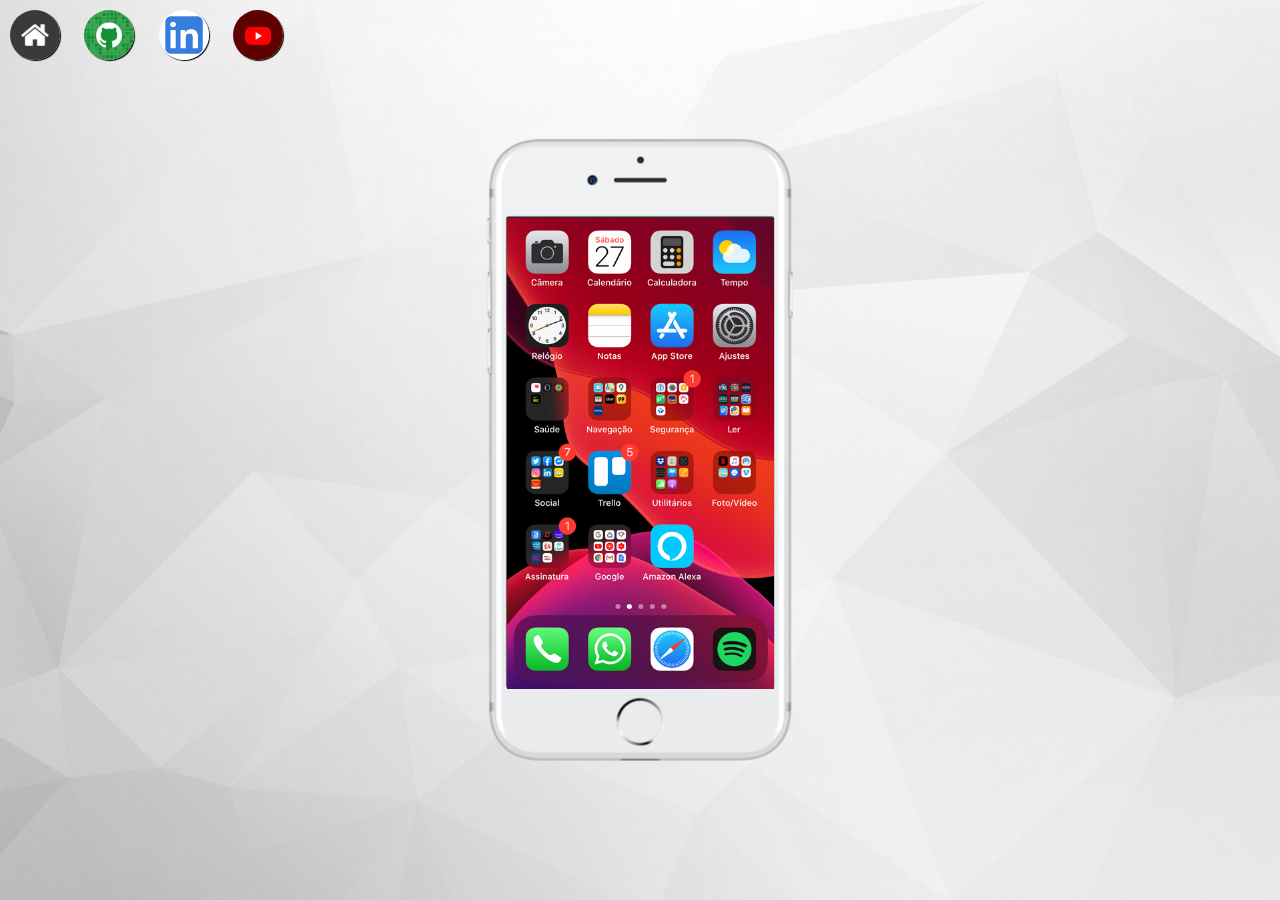
<file: index.html>
<!DOCTYPE html>
<html lang="pt-br">

<head>
    <meta charset="UTF-8">
    <meta name="viewport" content="width=device-width, initial-scale=1.0">
    <title>Redes sociais</title>
    <link rel="shortcut icon" href="imagens/favicon.ico" type="image/x-icon">
    <link rel="stylesheet" href="estilos/style.css">
</head>

<body>
    <main>
        <section id="telefone">
            <iframe id="home" name="tela" src="home.html" frameborder="0"></iframe>

        </section>
        <section id="rede-social">
            <a href="home.html" target="tela"> <img src="imagens/logo-home.jpg" alt=""></a> 
            <a href="github.html" target="tela"> <img src="imagens/logo-github.jpg" alt=""></a> 
            <a href="linkedin.html" target="tela"> <img src="imagens/logo-linkedin.jpg" alt=""></a> 
            <a href="youtube.html" target="tela"> <img src="imagens/logo-youtube.jpg" alt=""></a> 
        </section>

    </main>

</body> 

</html>
</file>
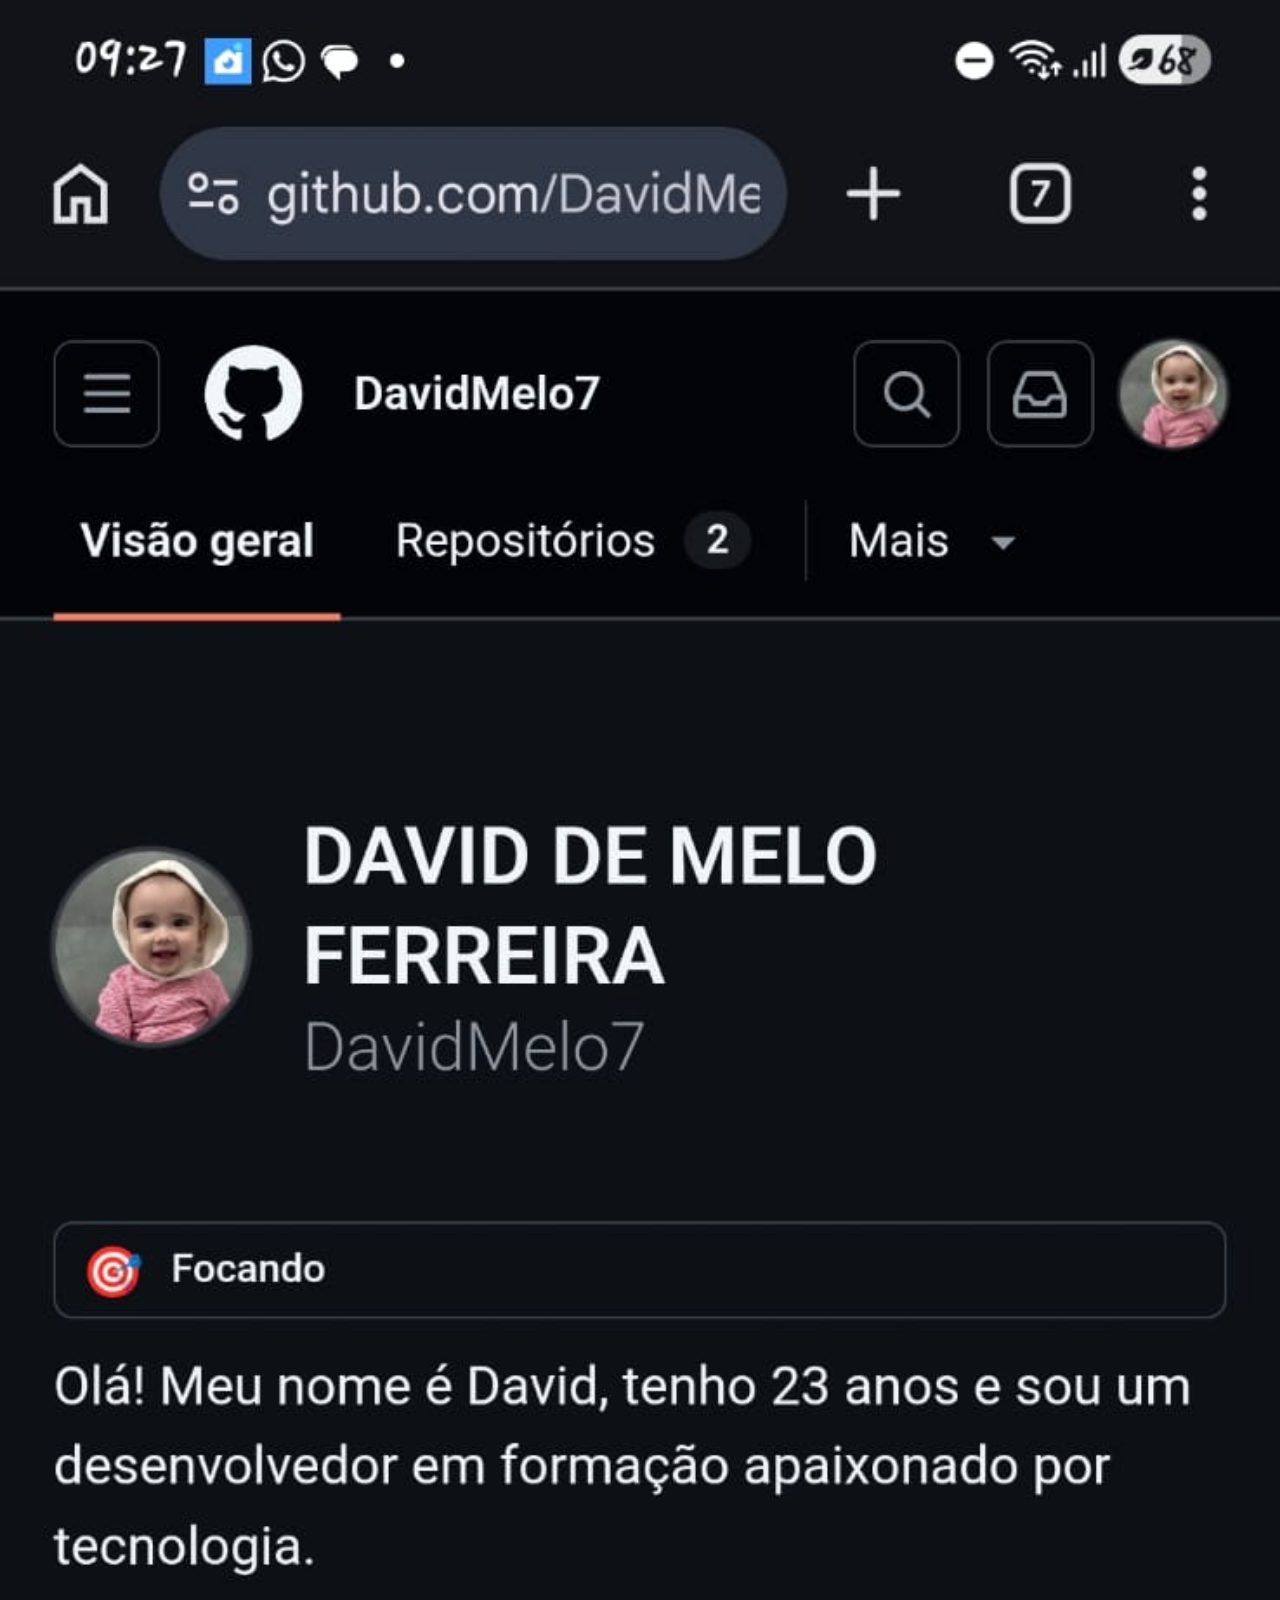
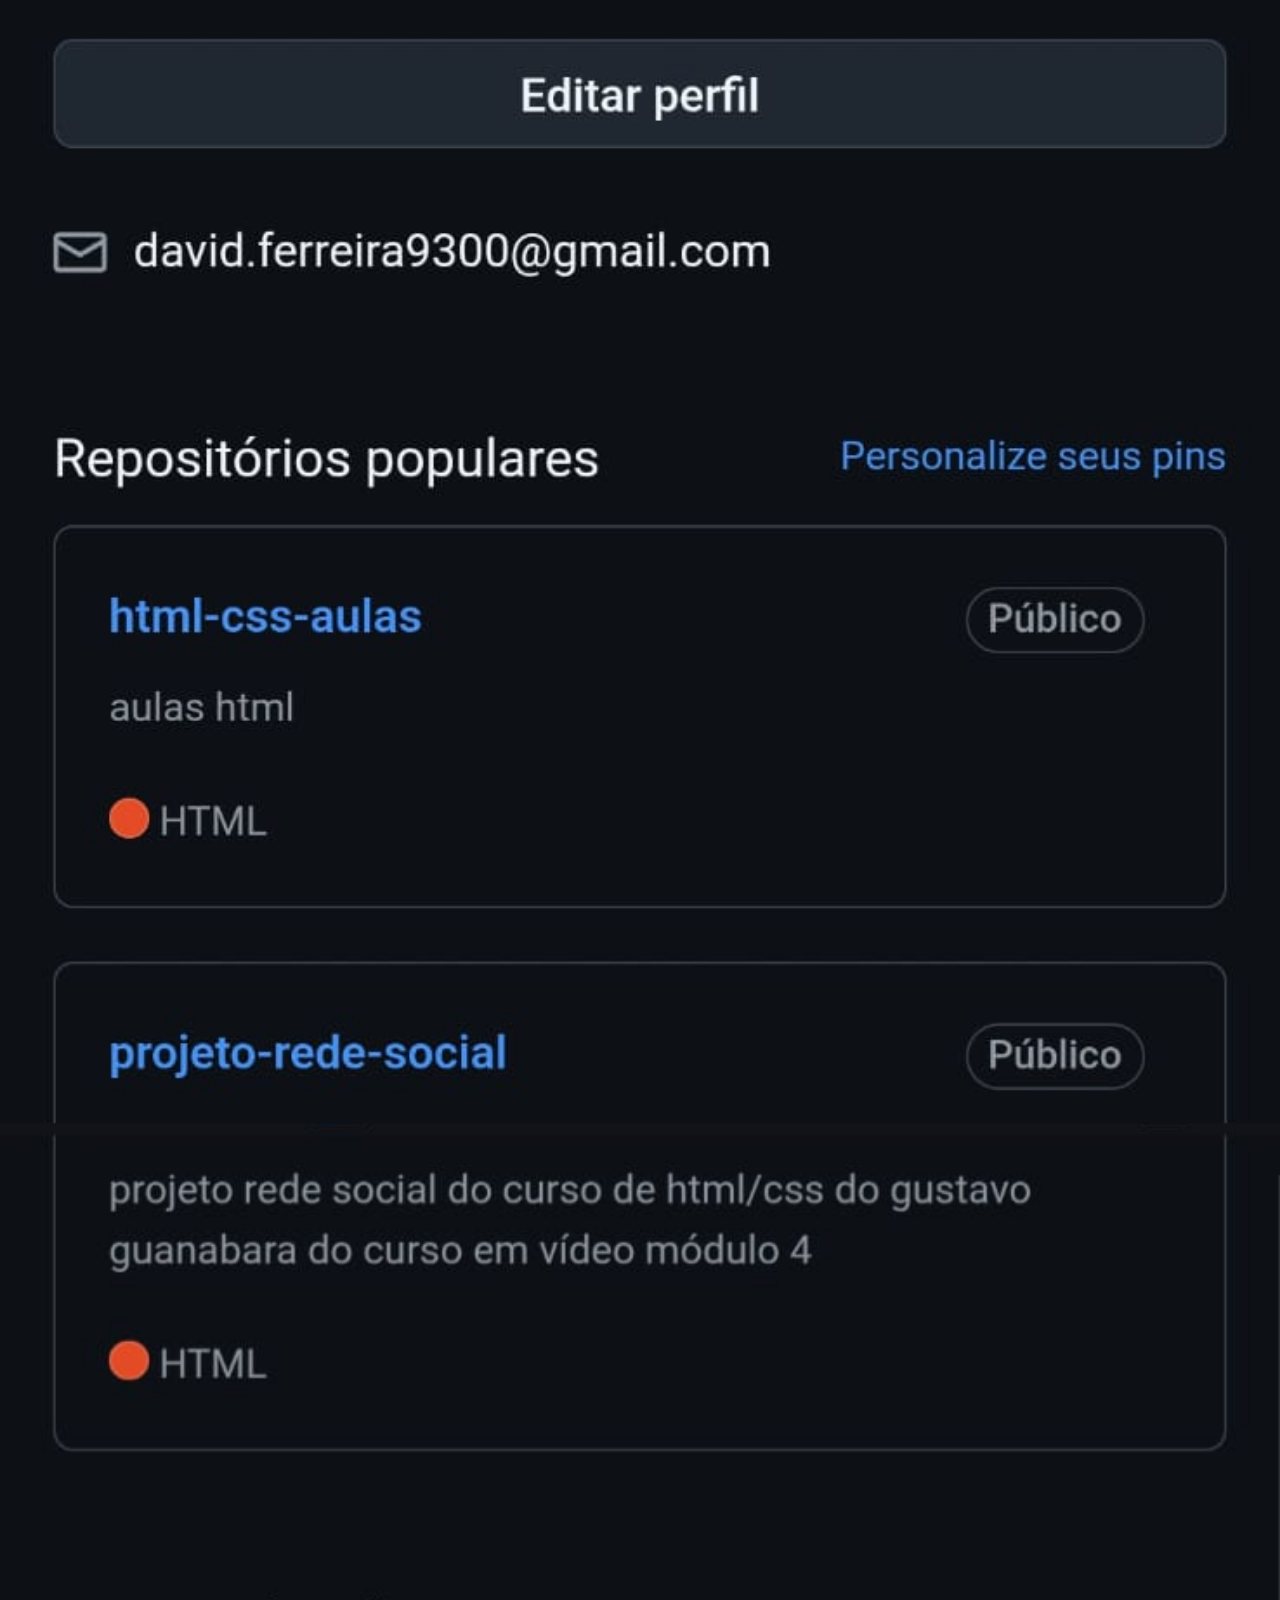
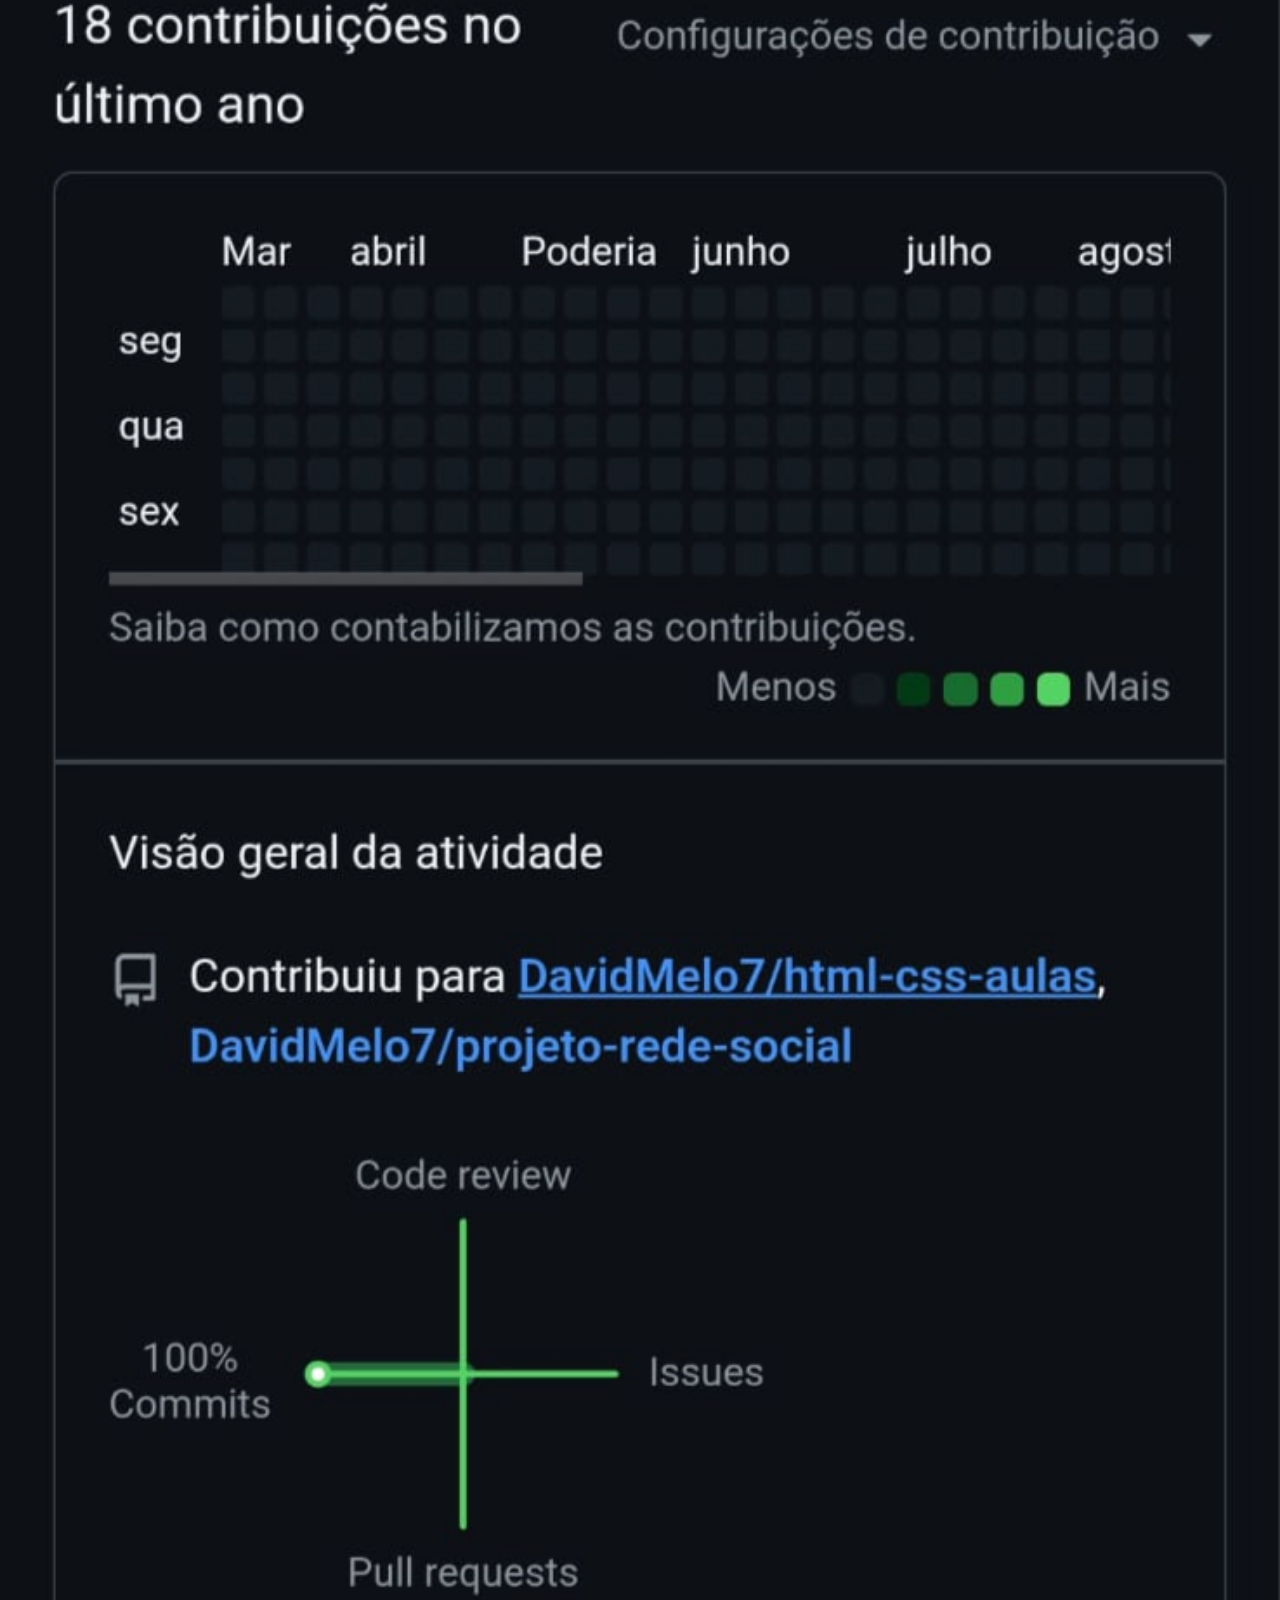
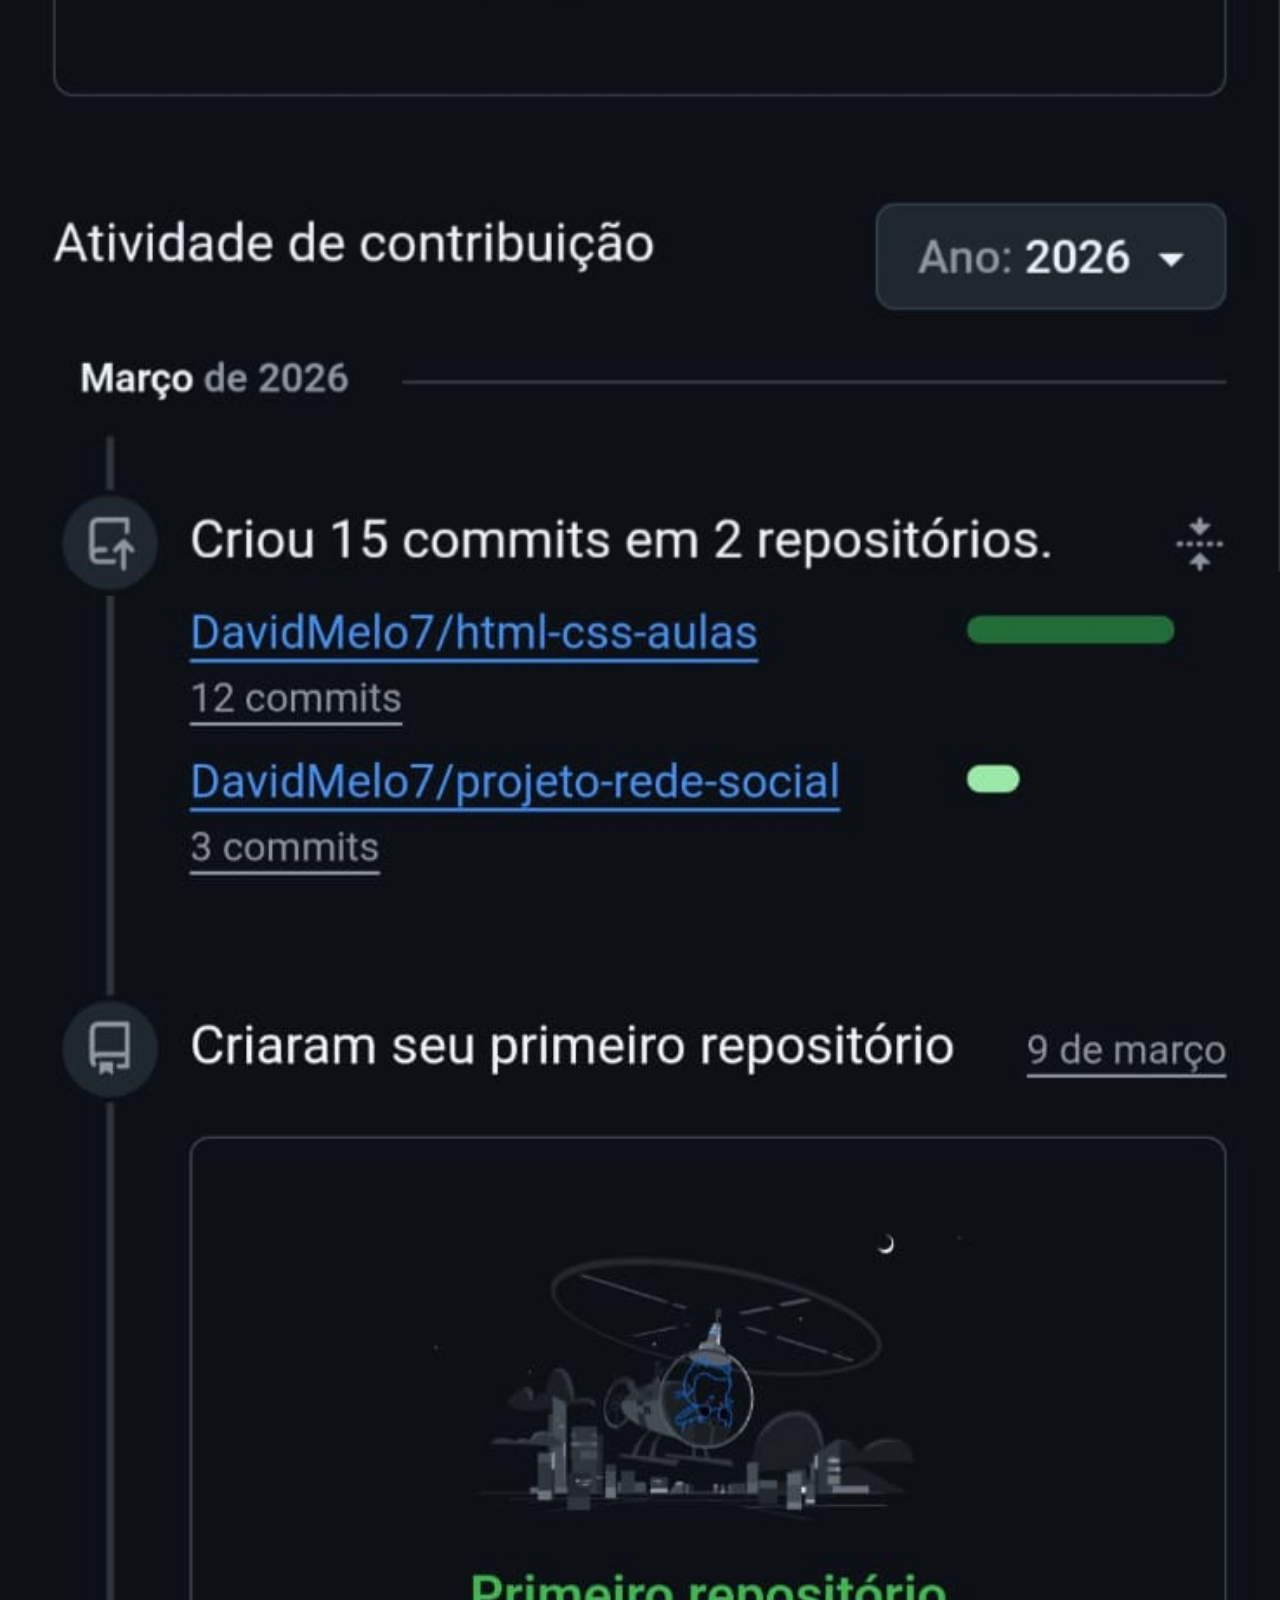
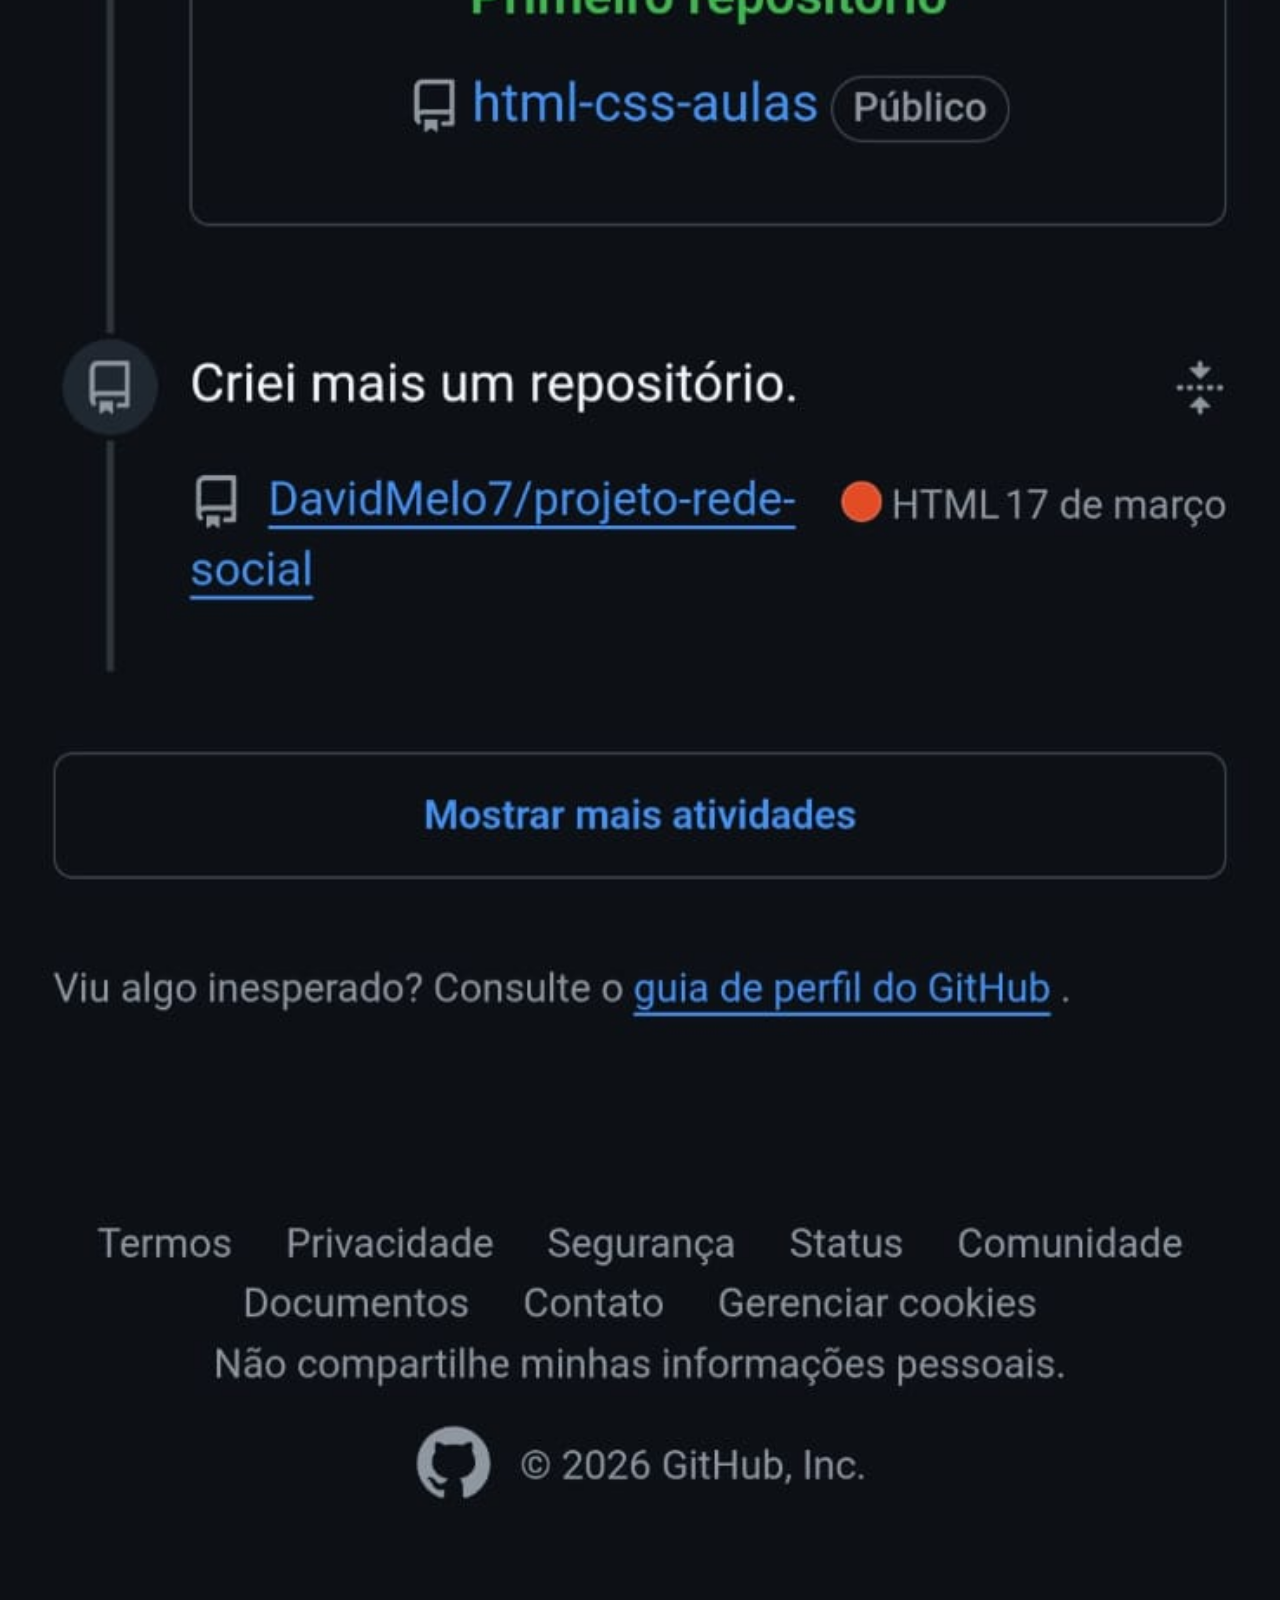
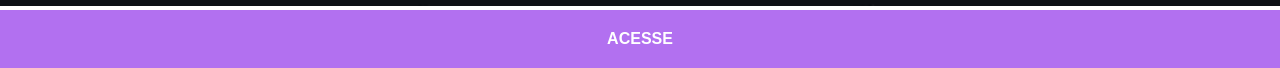
<file: github.html>
<!DOCTYPE html>
<html lang="pt-br">
<head>
    <meta charset="UTF-8">
    <meta name="viewport" content="width=device-width, initial-scale=1.0">
    <title>github</title>
    <link rel="stylesheet" href="estilos/style-tela.css">
</head>
<body>
    <img src="imagens/github-page.png" alt="git hub">
    <a href="https://github.com/DavidMelo7" target="_blank">ACESSE</a>
</body>
</html>
</file>
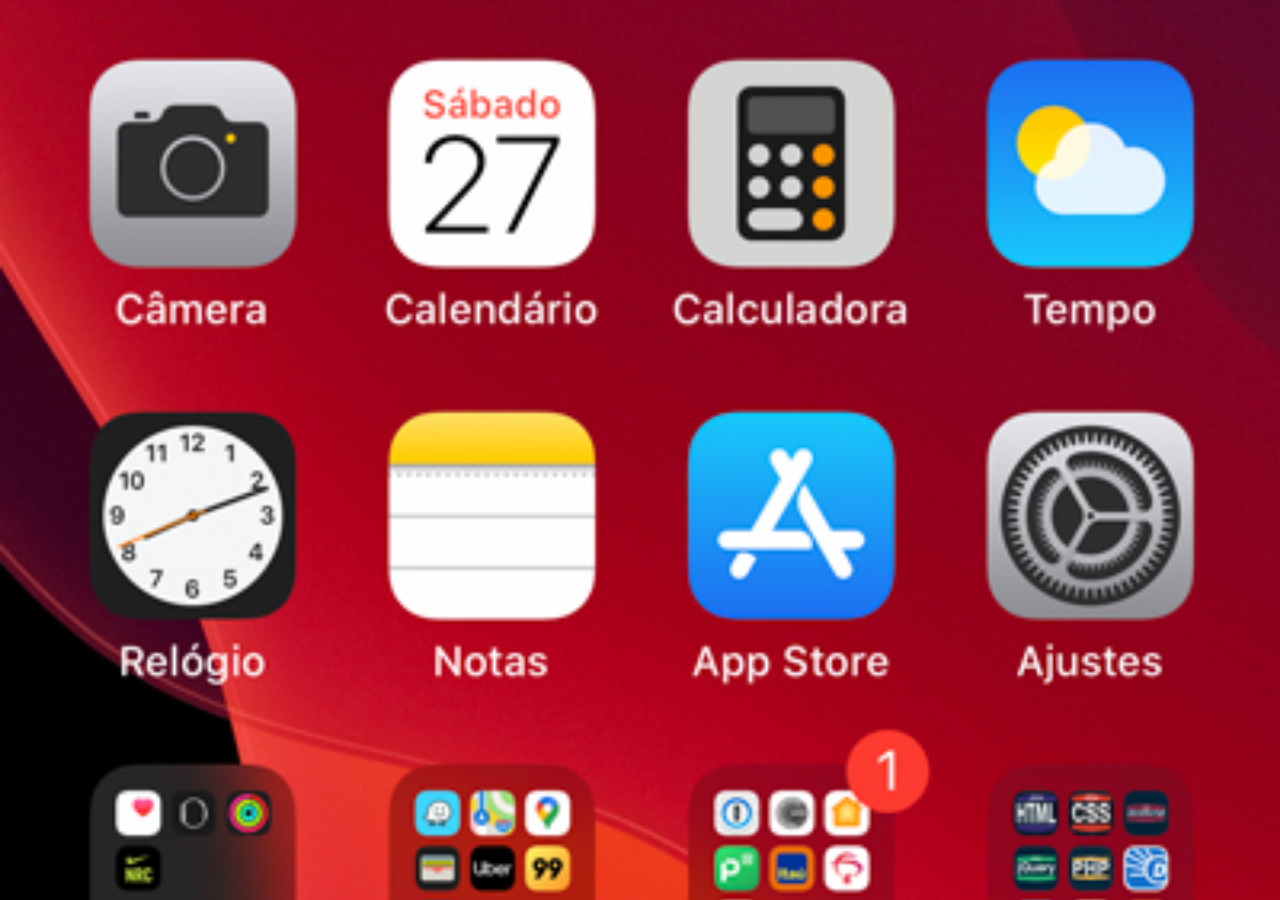
<file: home.html>
<!DOCTYPE html>
<html lang="en">

<head>
    <meta charset="UTF-8">
    <meta name="viewport" content="width=device-width, initial-scale=1.0">
    <title>Home</title>
    <style>
        * {
            margin: 0px;
            padding: 0px;
            font-family: Arial, Helvetica, sans-serif;
        }

        body {
            width: 100vw;
            height: 100vh;
            background: black url(imagens/tela-home.jpg) top center no-repeat;
            background-size: cover;
        }
    </style>
</head>

<body>

</body>

</html>
</file>
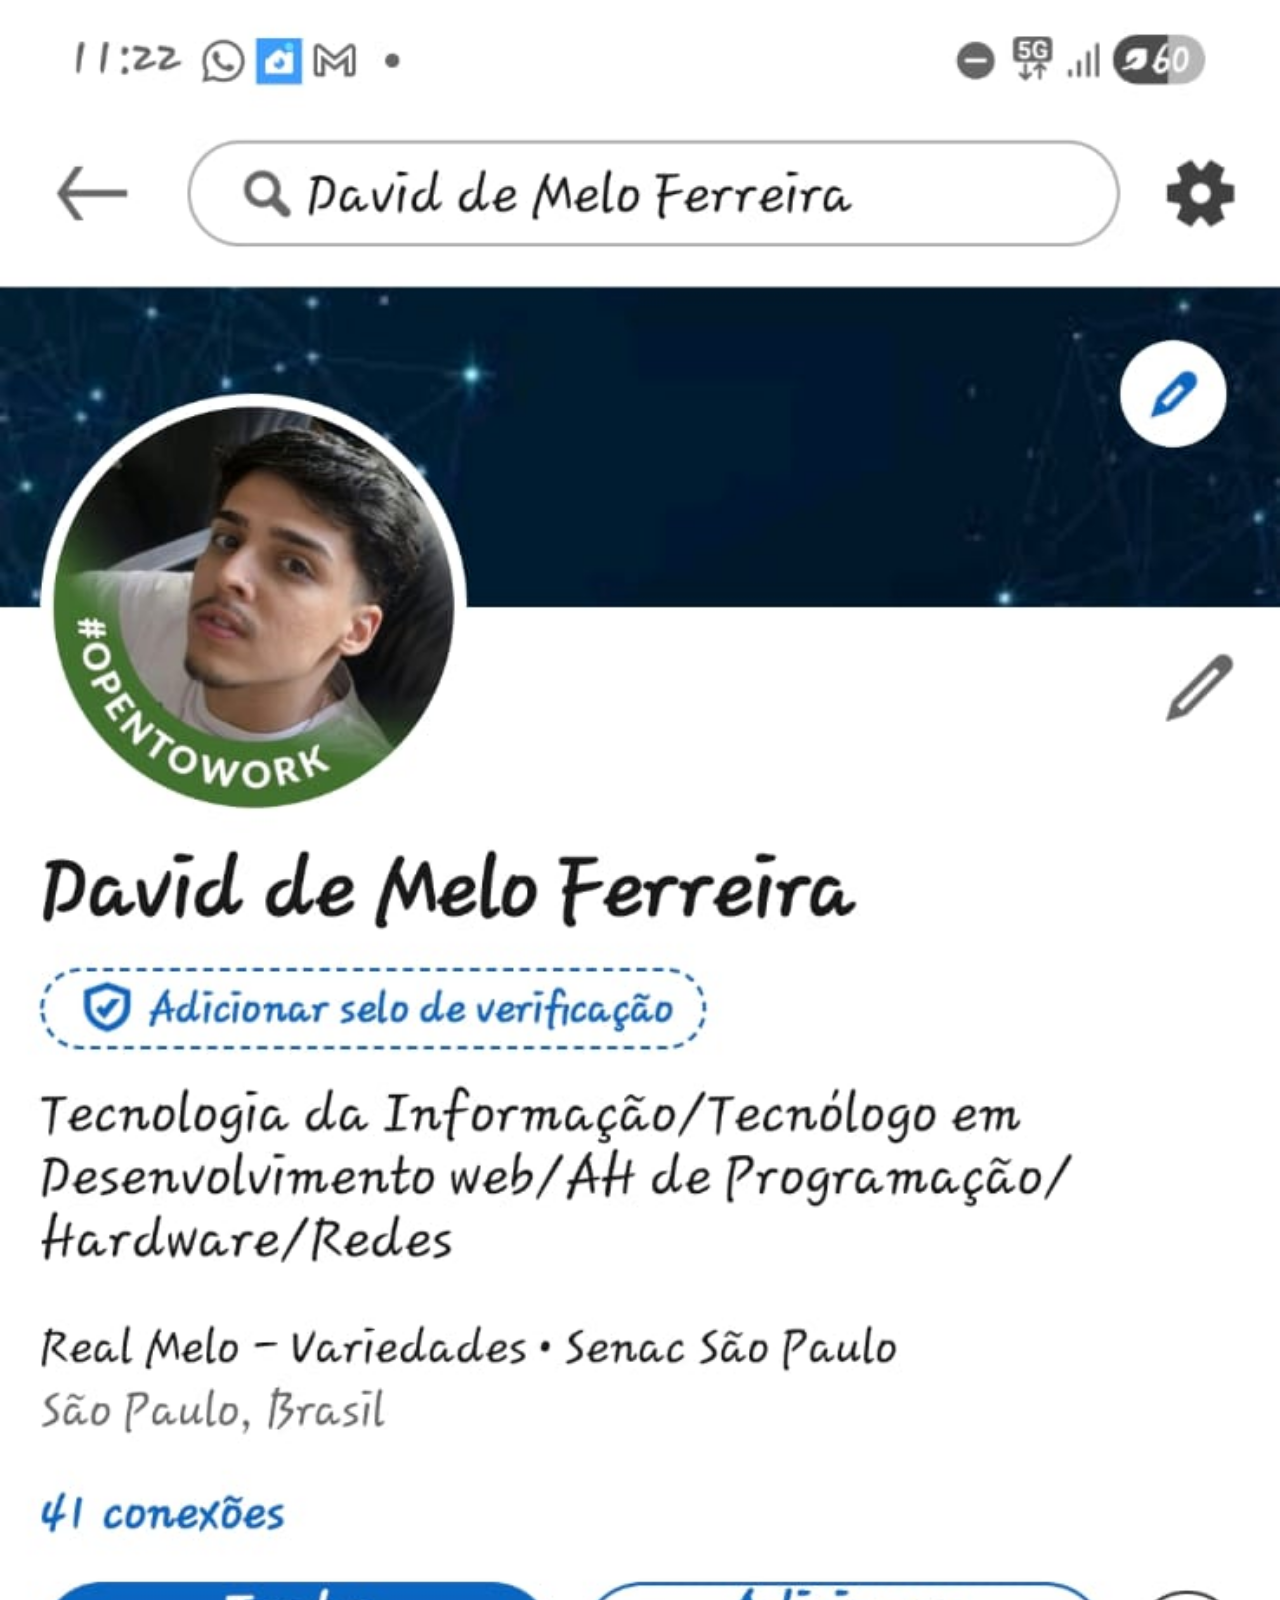
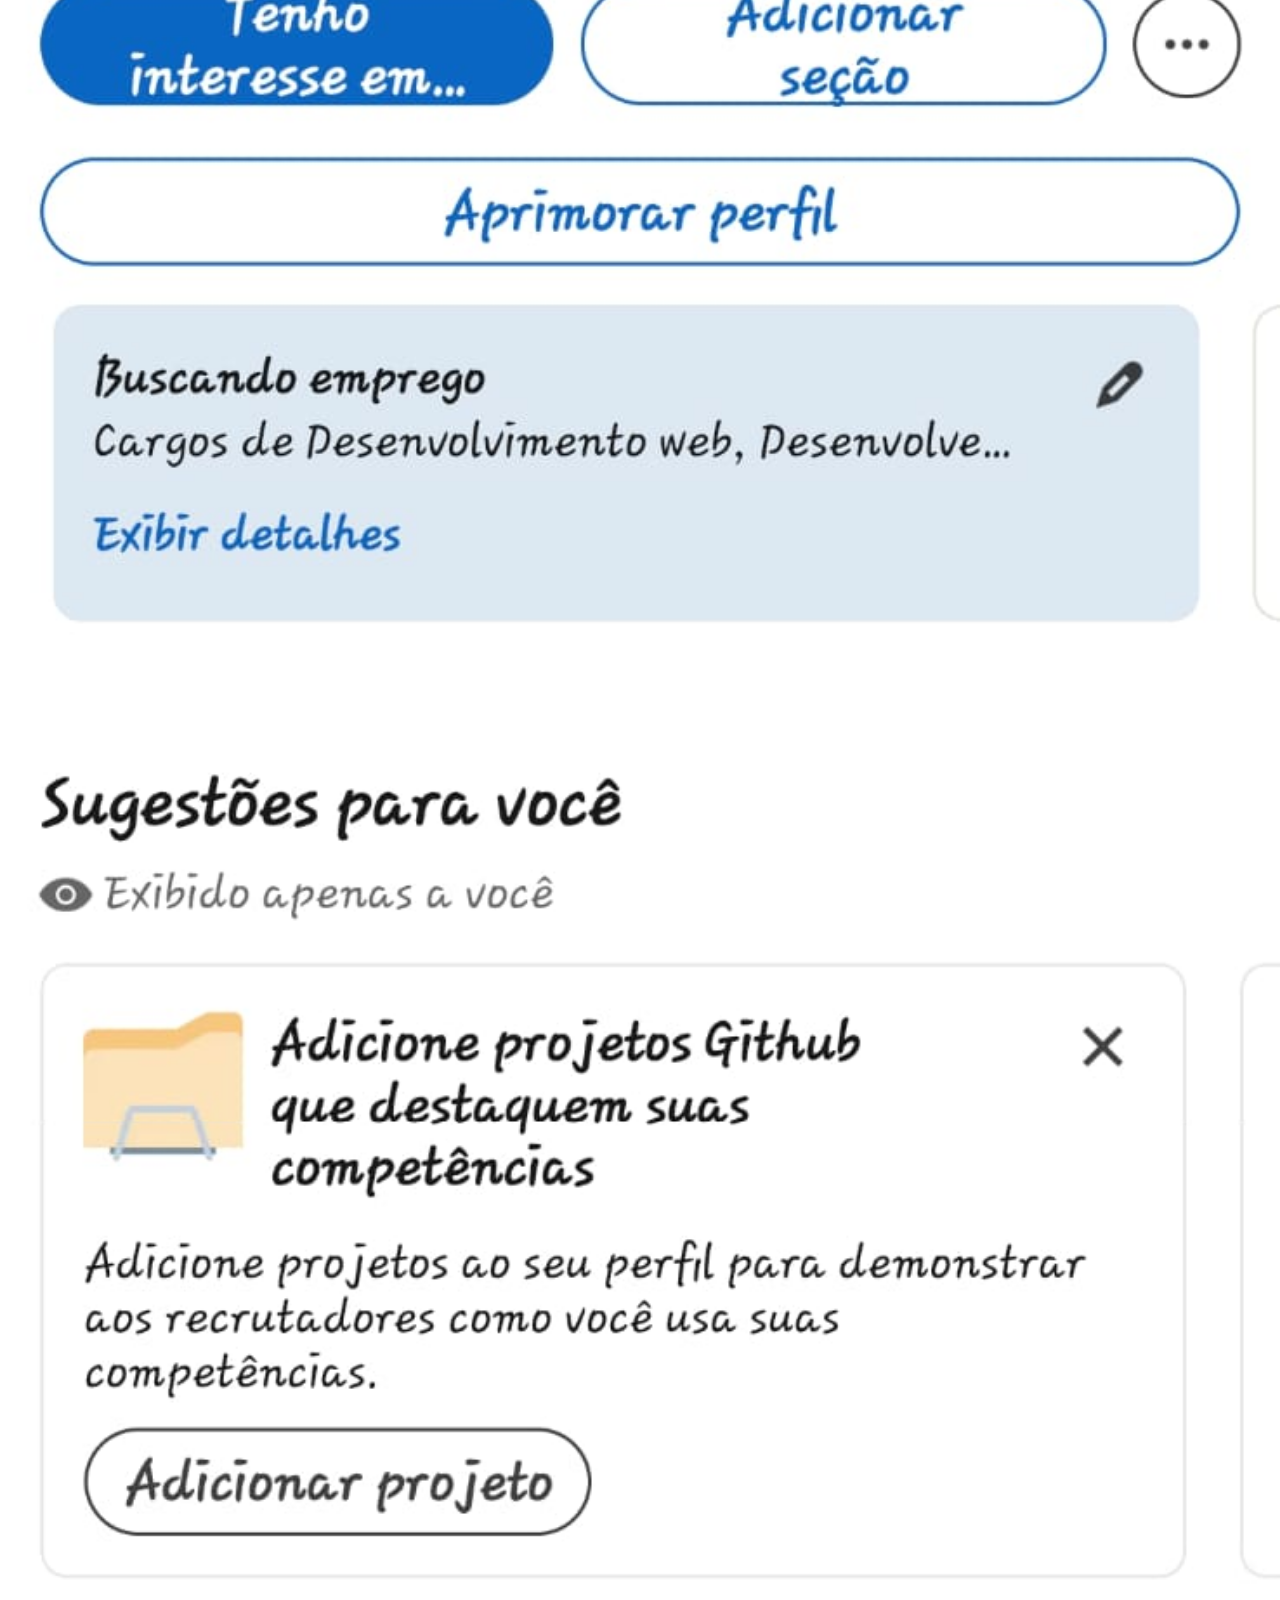
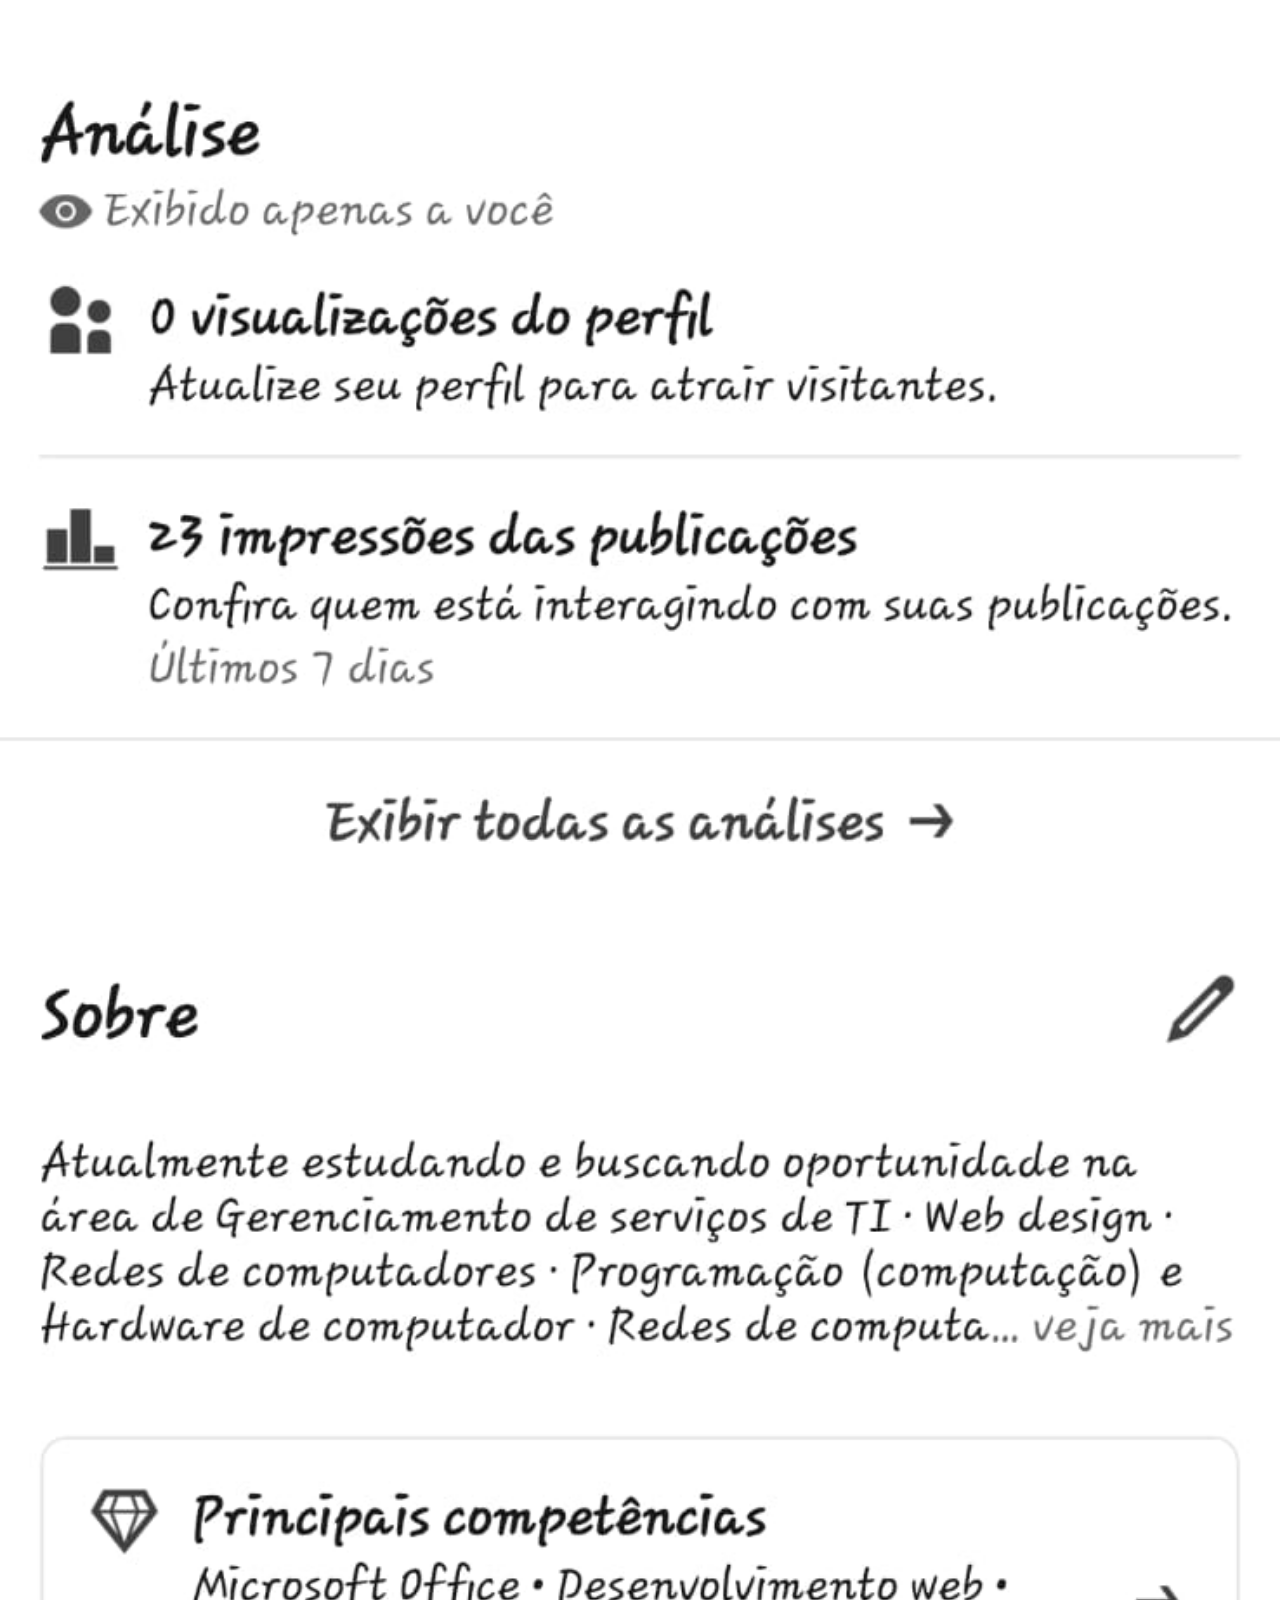
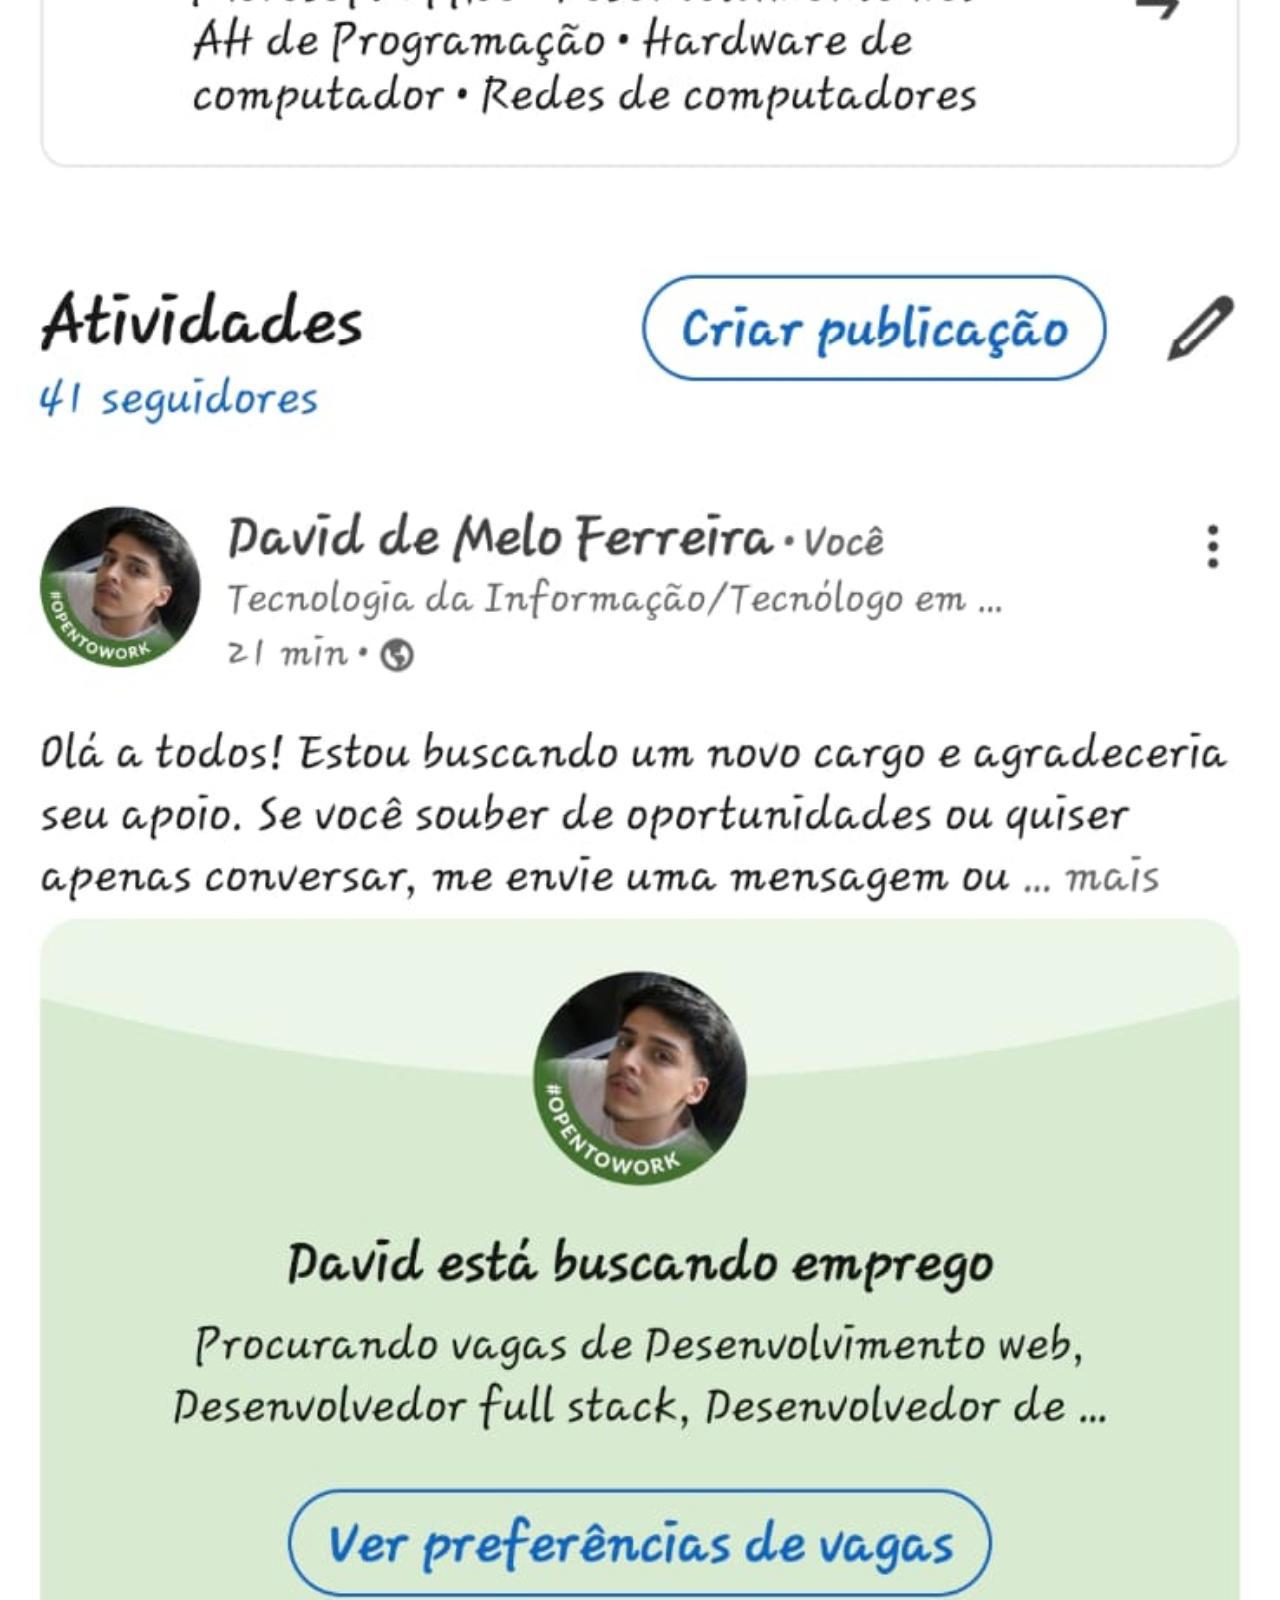
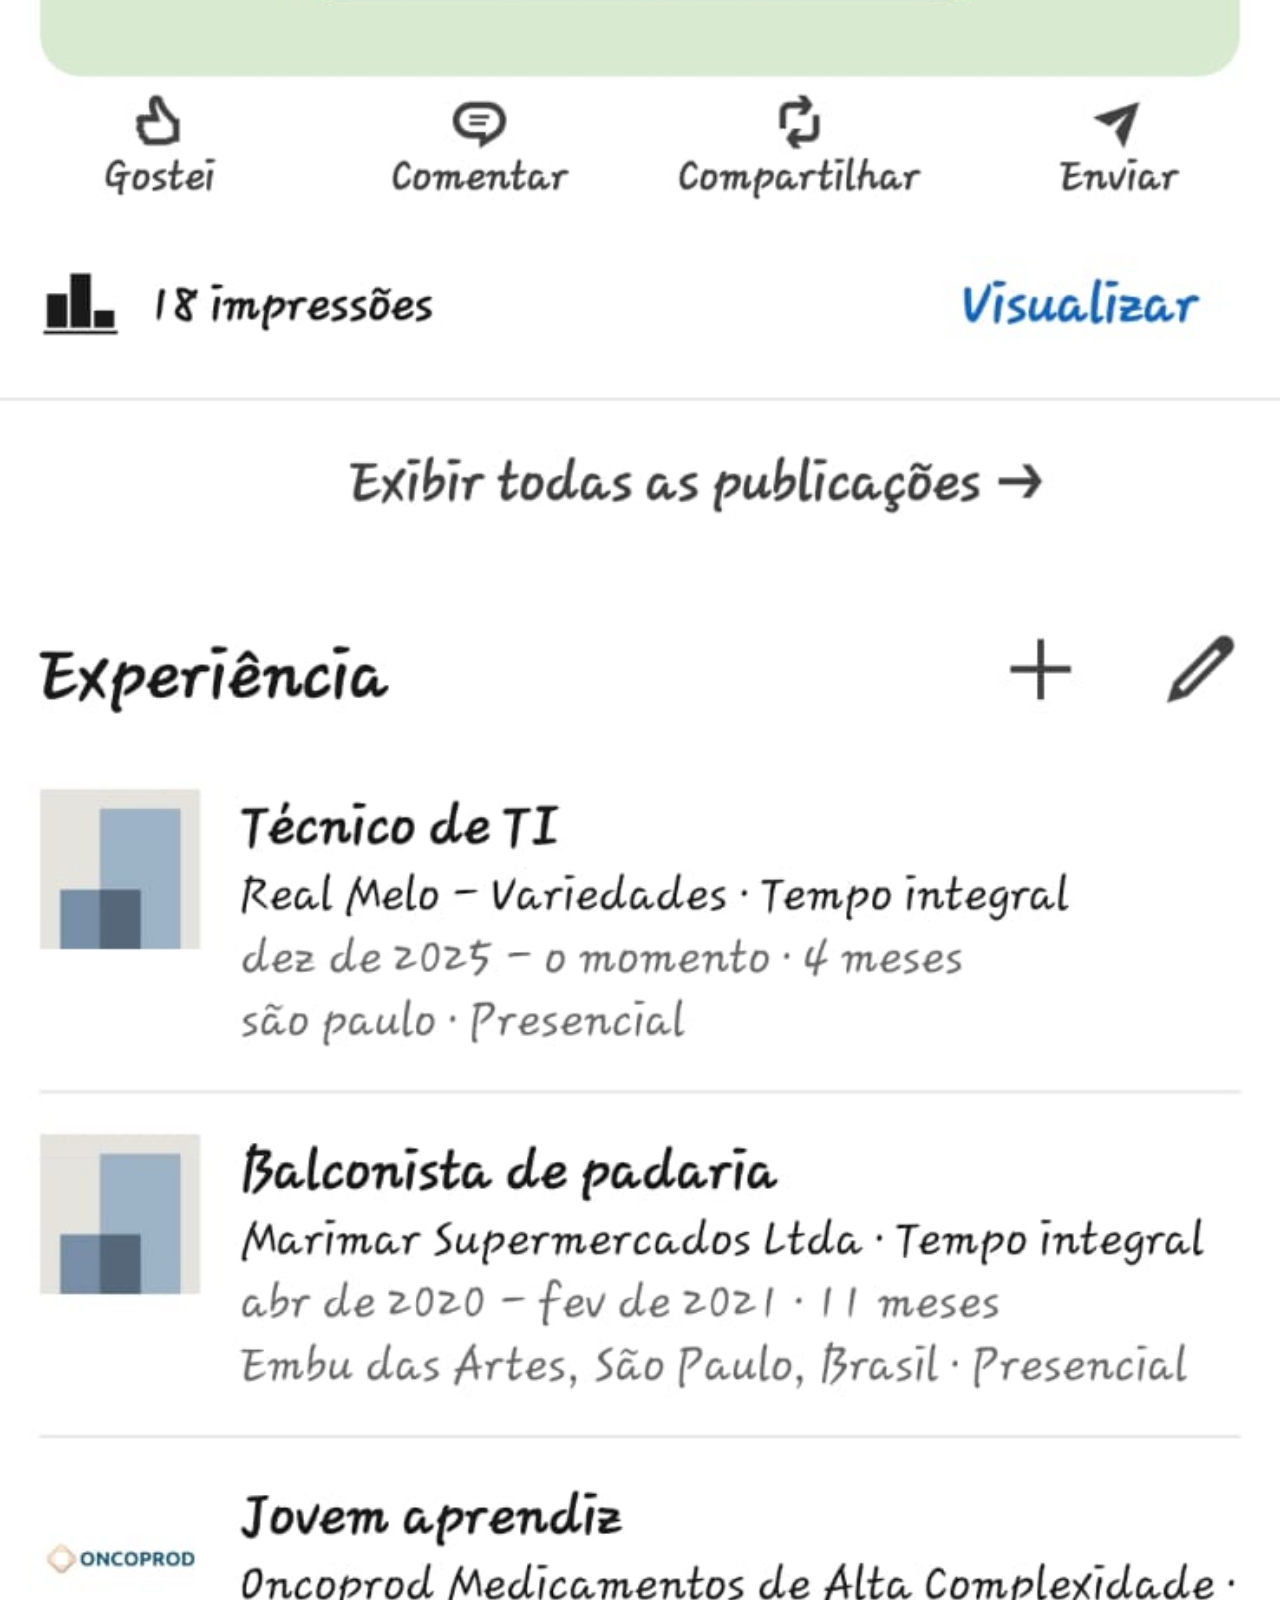
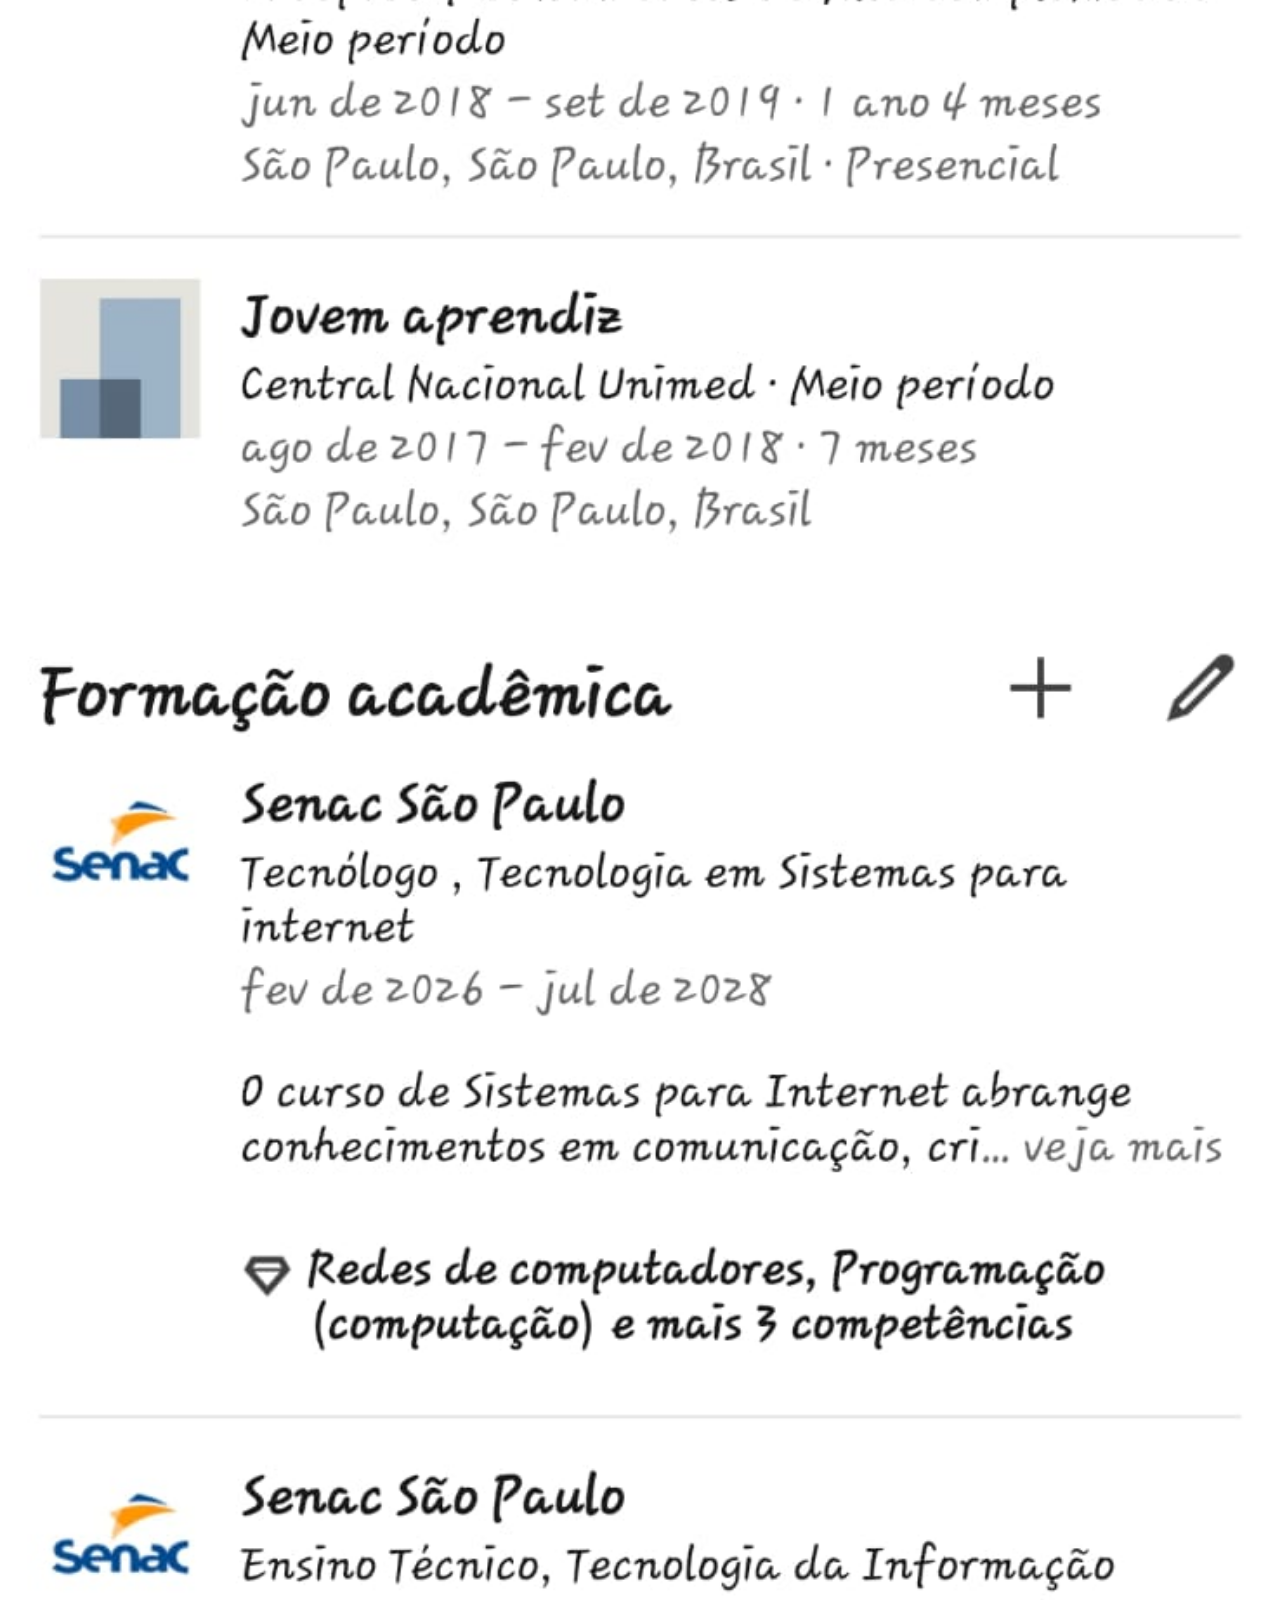
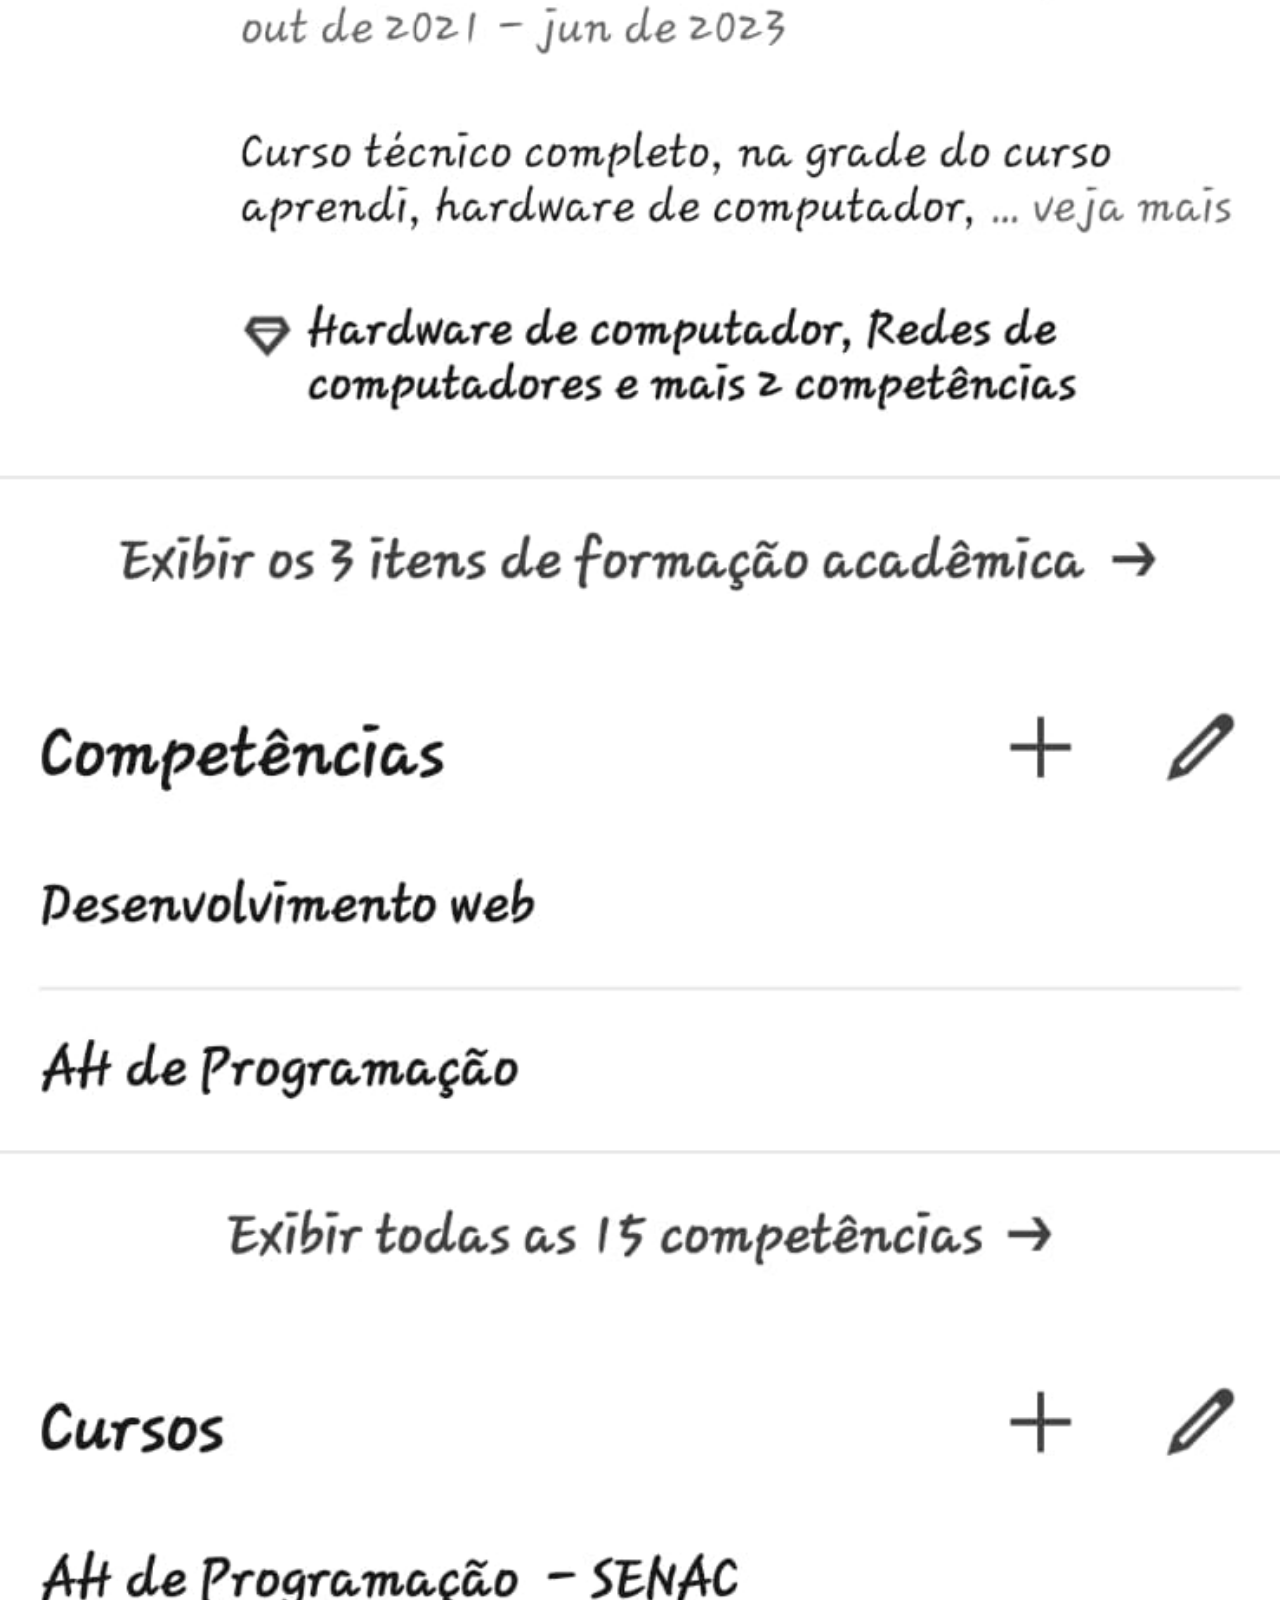
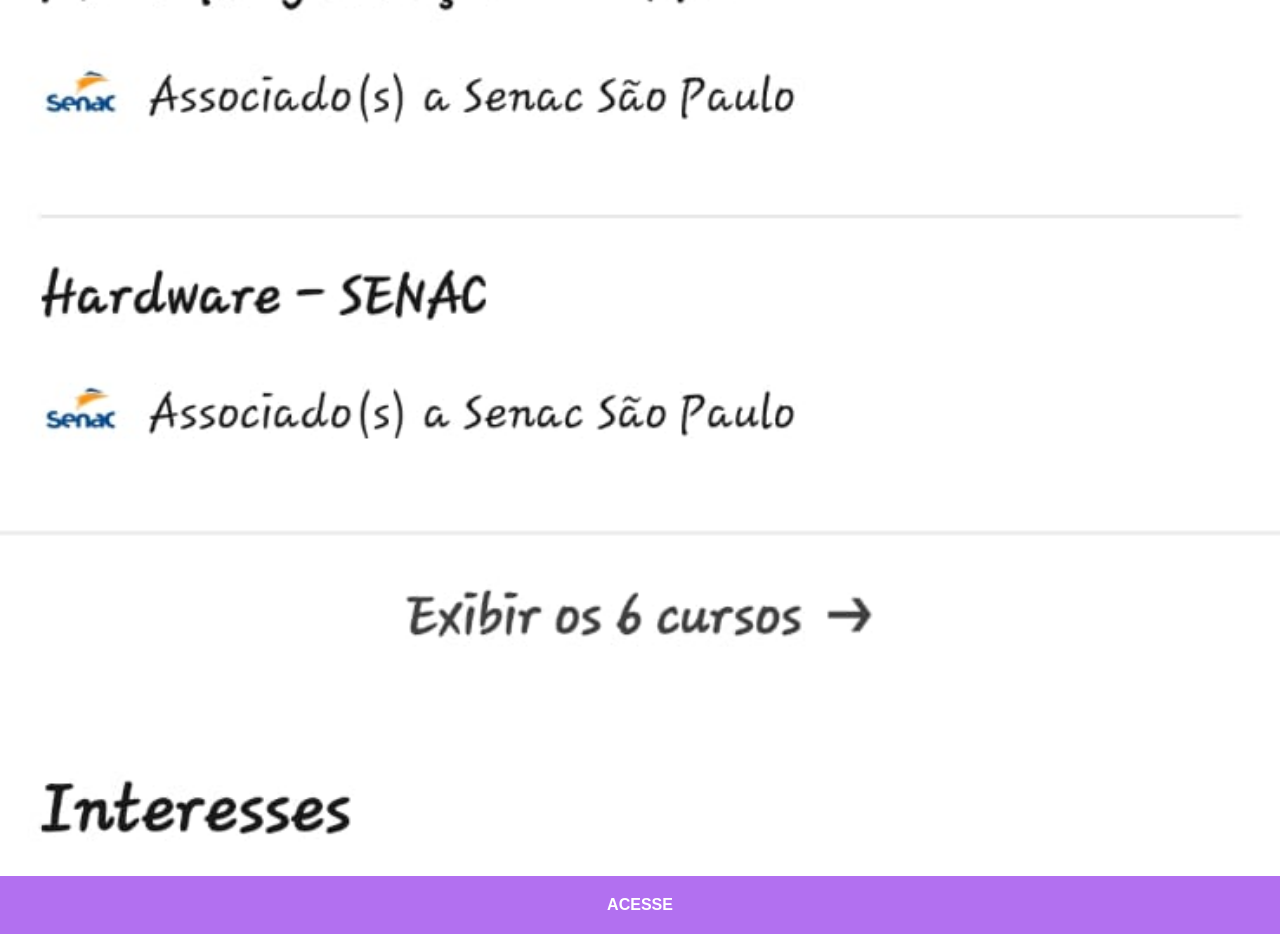
<file: linkedin.html>
<!DOCTYPE html>
<html lang="pt-br">
<head>
    <meta charset="UTF-8">
    <meta name="viewport" content="width=device-width, initial-scale=1.0">
    <title>linkedin</title>
    <link rel="stylesheet" href="estilos/style-tela.css">
</head>
<body>
    <img src="imagens/linkedin-page.png" alt="git hub">
    <a href="https://www.linkedin.com/in/david-de-melo-ferreira-1b81131a9/" target="_blank">ACESSE</a>
</body>
</html>
</file>
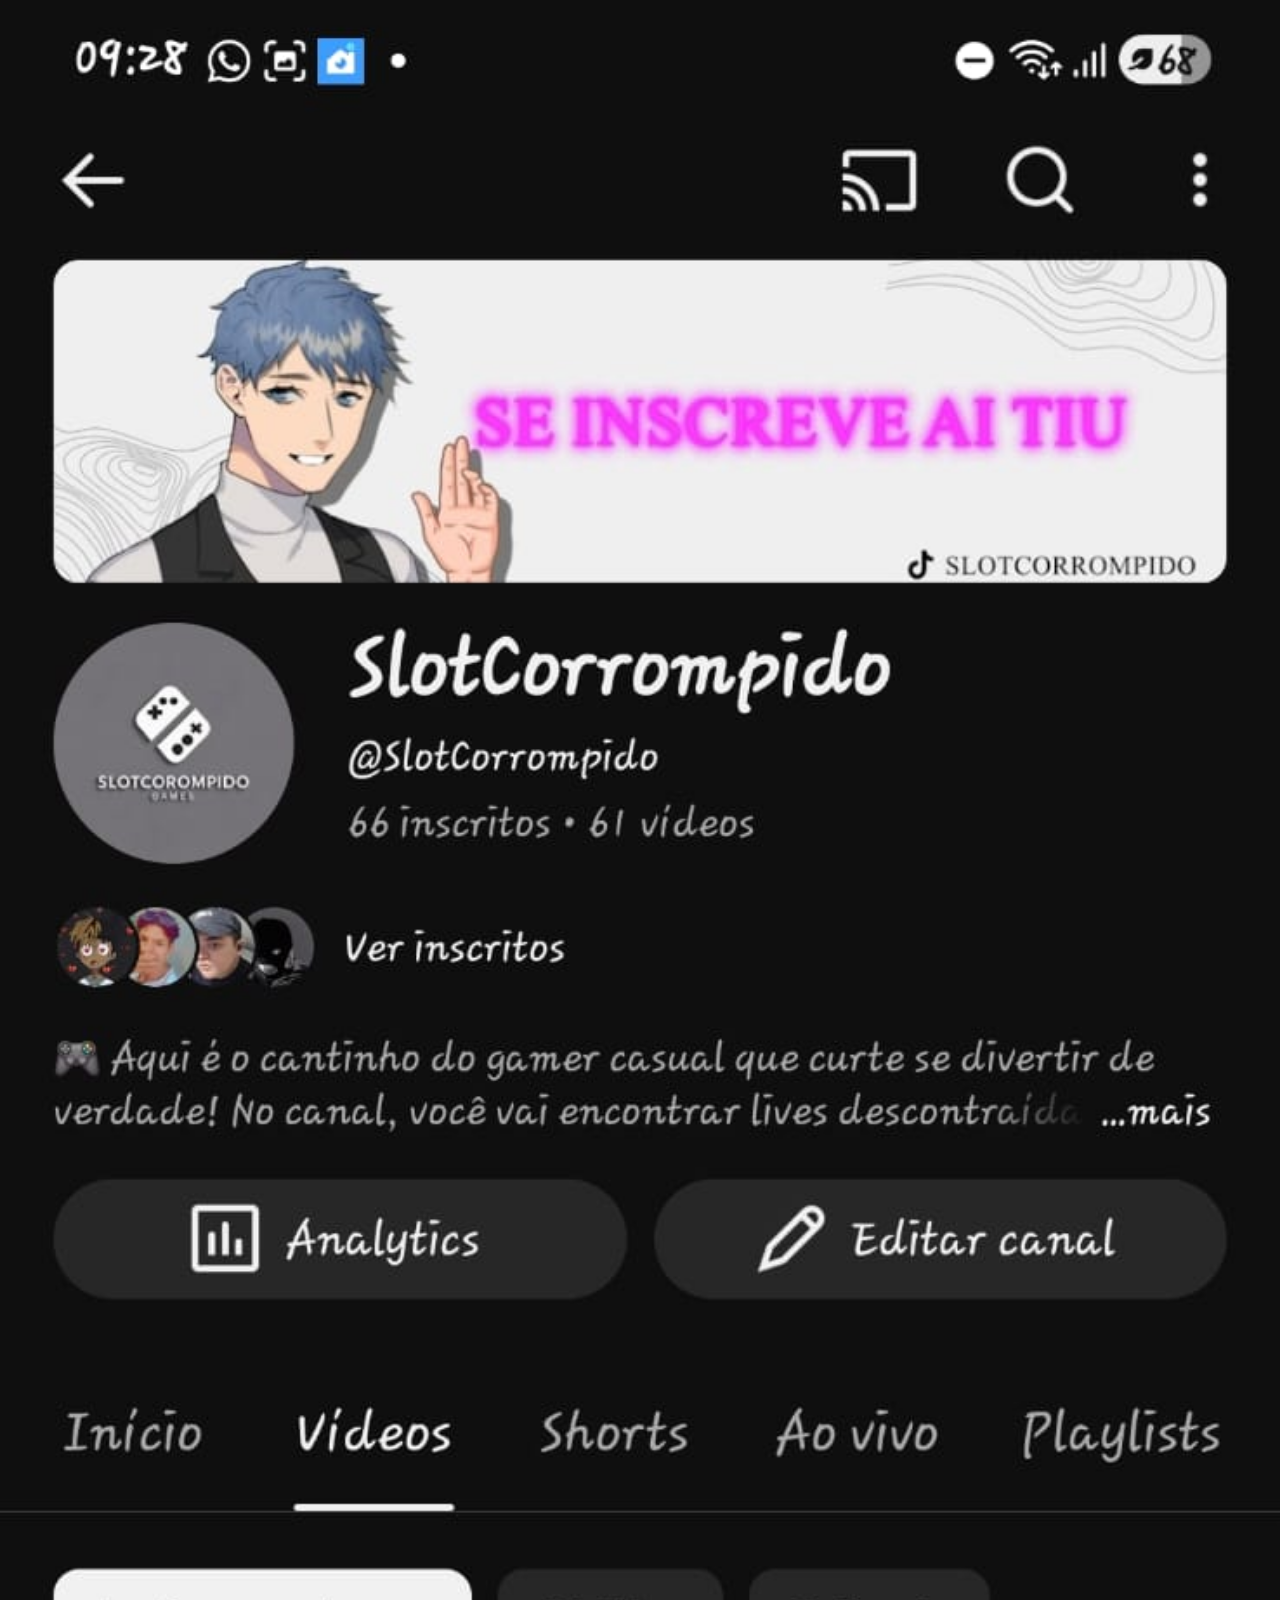
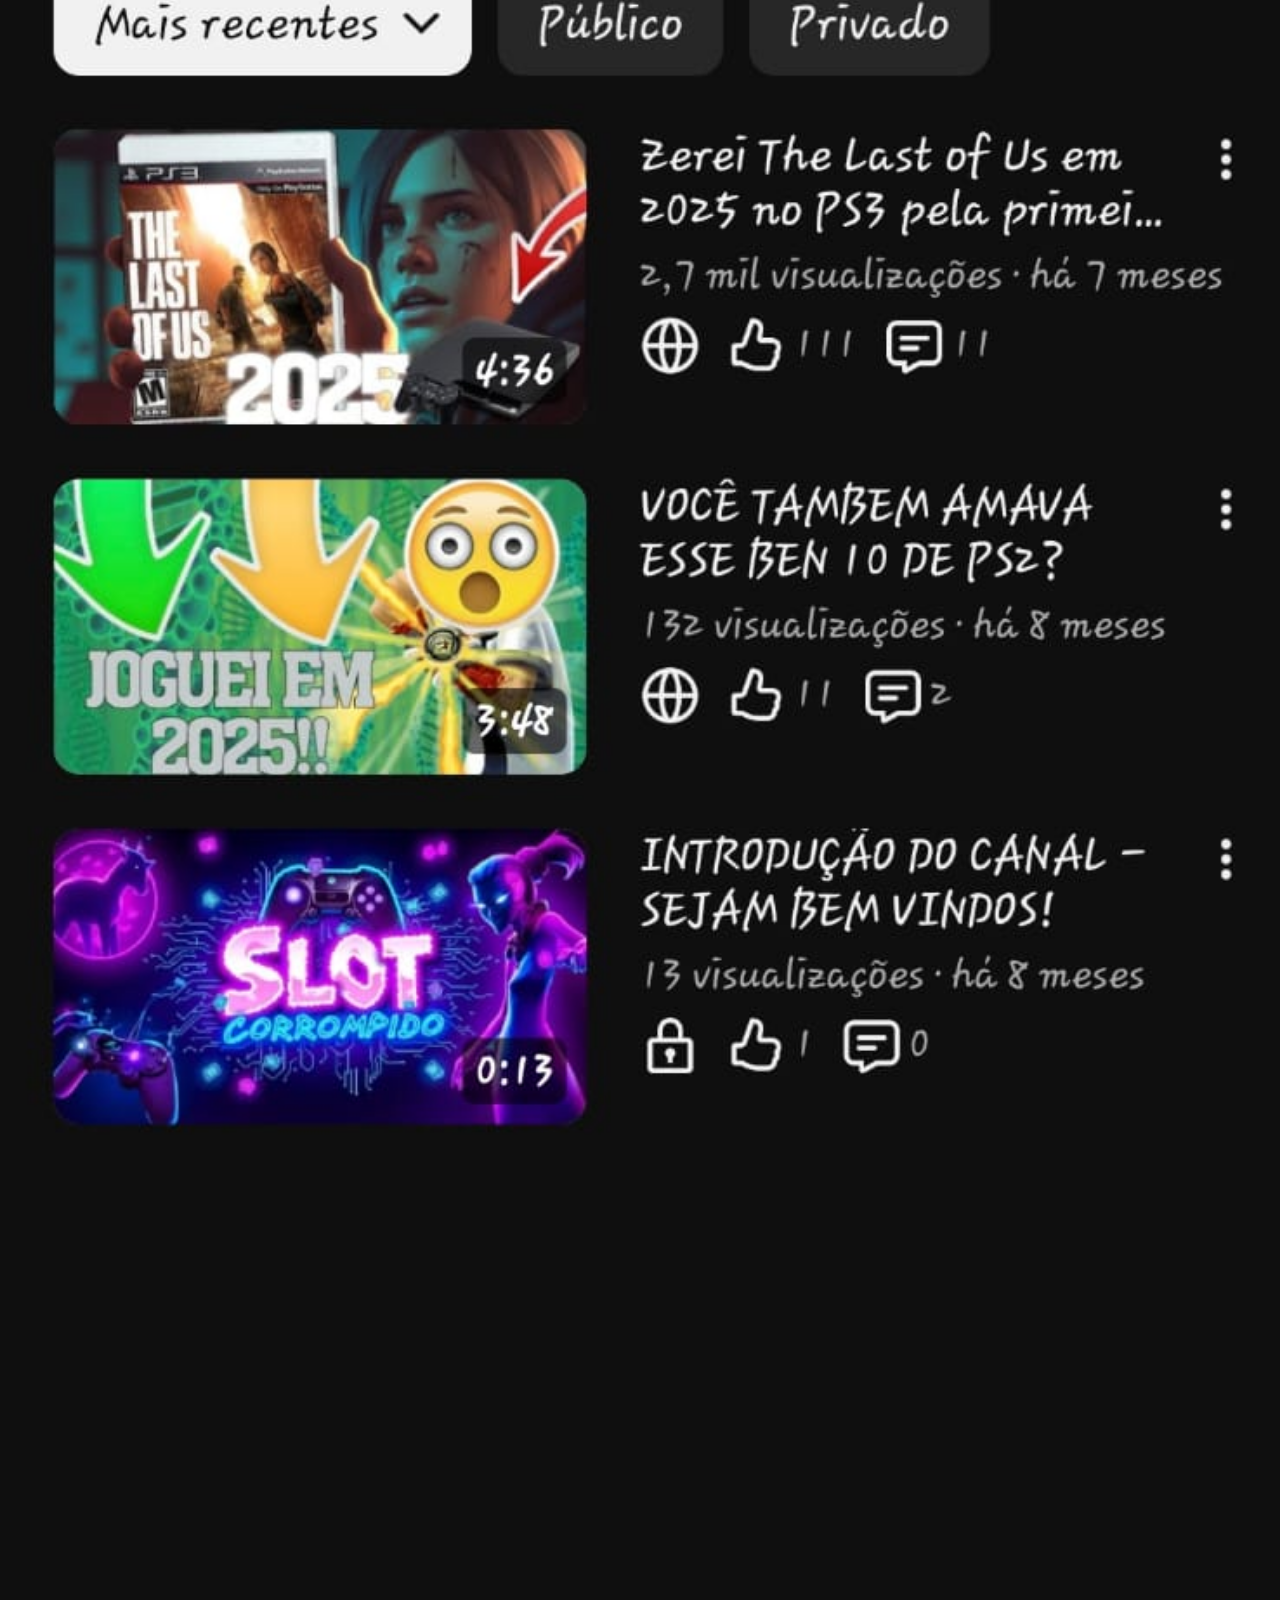
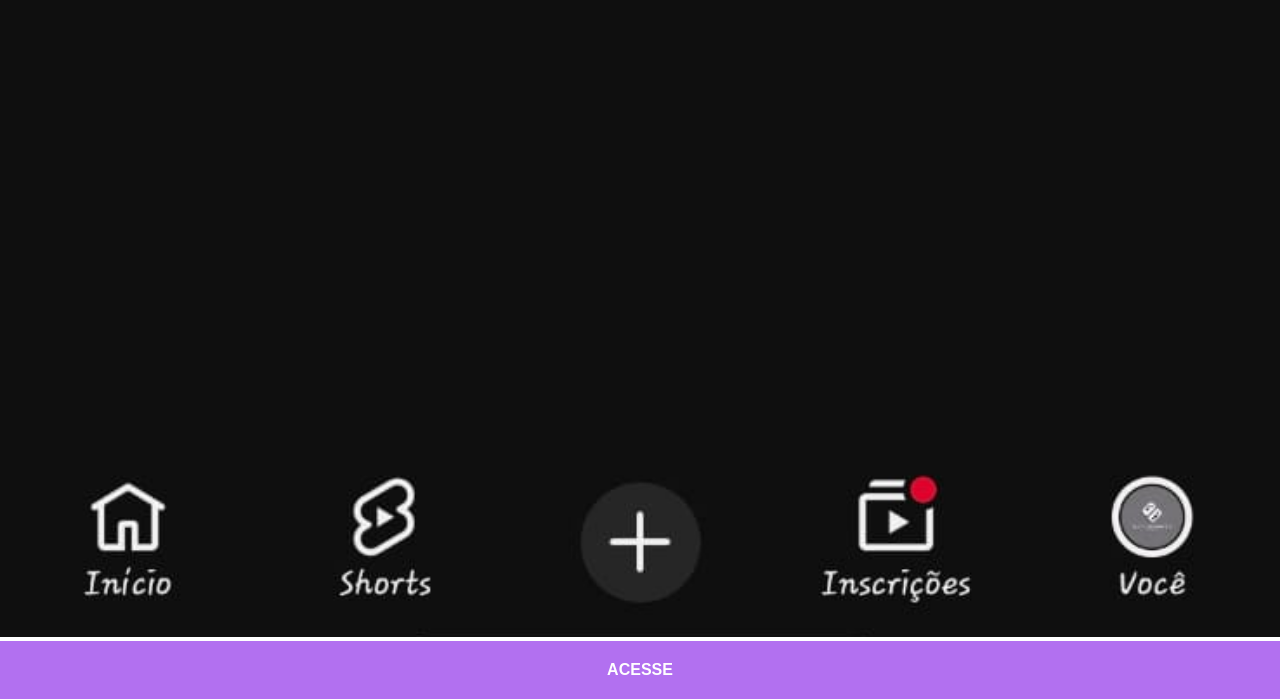
<file: youtube.html>
<!DOCTYPE html>
<html lang="pt-br">
<head>
    <meta charset="UTF-8">
    <meta name="viewport" content="width=device-width, initial-scale=1.0">
    <title>youtube</title>
    <link rel="stylesheet" href="estilos/style-tela.css">
</head>
<body>
    <img src="imagens/youtube-page.png" alt="git hub">
    <a href="https://www.youtube.com/@SlotCorrompido" target="_blank">ACESSE</a>
</body>
</html>
</file>
<file: estilos/style.css>
@charset "UTF-8";
@import url('https://fonts.googleapis.com/css2?family=Story+Script&display=swap');
@import url('https://fonts.googleapis.com/css2?family=Bebas+Neue&family=Story+Script&display=swap');

* {
    margin: 0px;
    padding: 0px;
    font-family: Arial, Helvetica, sans-serif;    
}


html, body {
    height: 100vh;
    width: 100vw;
}

main {
    position: relative;
    height: 100vh;
}

body {
    background: url(../imagens/wallpaper004.jpg) center center / cover no-repeat fixed;
}

#telefone {
    position: absolute;
    top: 50%;
    left: 50%;
    transform: translate(-50%, -50%);
    height: 627px;
    width: 311px;

    background: url(../imagens/frame-iphone.png)center center / cover no-repeat fixed;
}

#home {
    position: absolute;
    top: 50.5%;
    left: 50%;
    transform: translate(-50%, -50%);
    height: 471px;
    width: 267px;
}

section img {
    height: 50px;
    width: 50px;
    border-radius: 50%;
    margin: 10px;
    box-shadow: 1px 1px 1px black;
}

section img:hover {
    border: 2px solid rgba(255, 255, 255, 0.695);
    box-shadow: 2px 2px 2px black;
    transform: translate(2px, 2px);  
}
</file>
<file: estilos/style-tela.css>
@charset "UTF-8";

* {
    margin: 0px;
    padding: 0px;
    font-family: Arial, Helvetica, sans-serif;
}

::-webkit-scrollbar {
    width: 0px;
    height: 0px;
}

img {
    width: 100vw;
}


a {
  display: block;
  background-color: rgba(154, 67, 236, 0.755);
  color: white;
  padding: 20px;
  text-align: center;
  font-weight: bolder;
  text-decoration: none;
}
</file>
